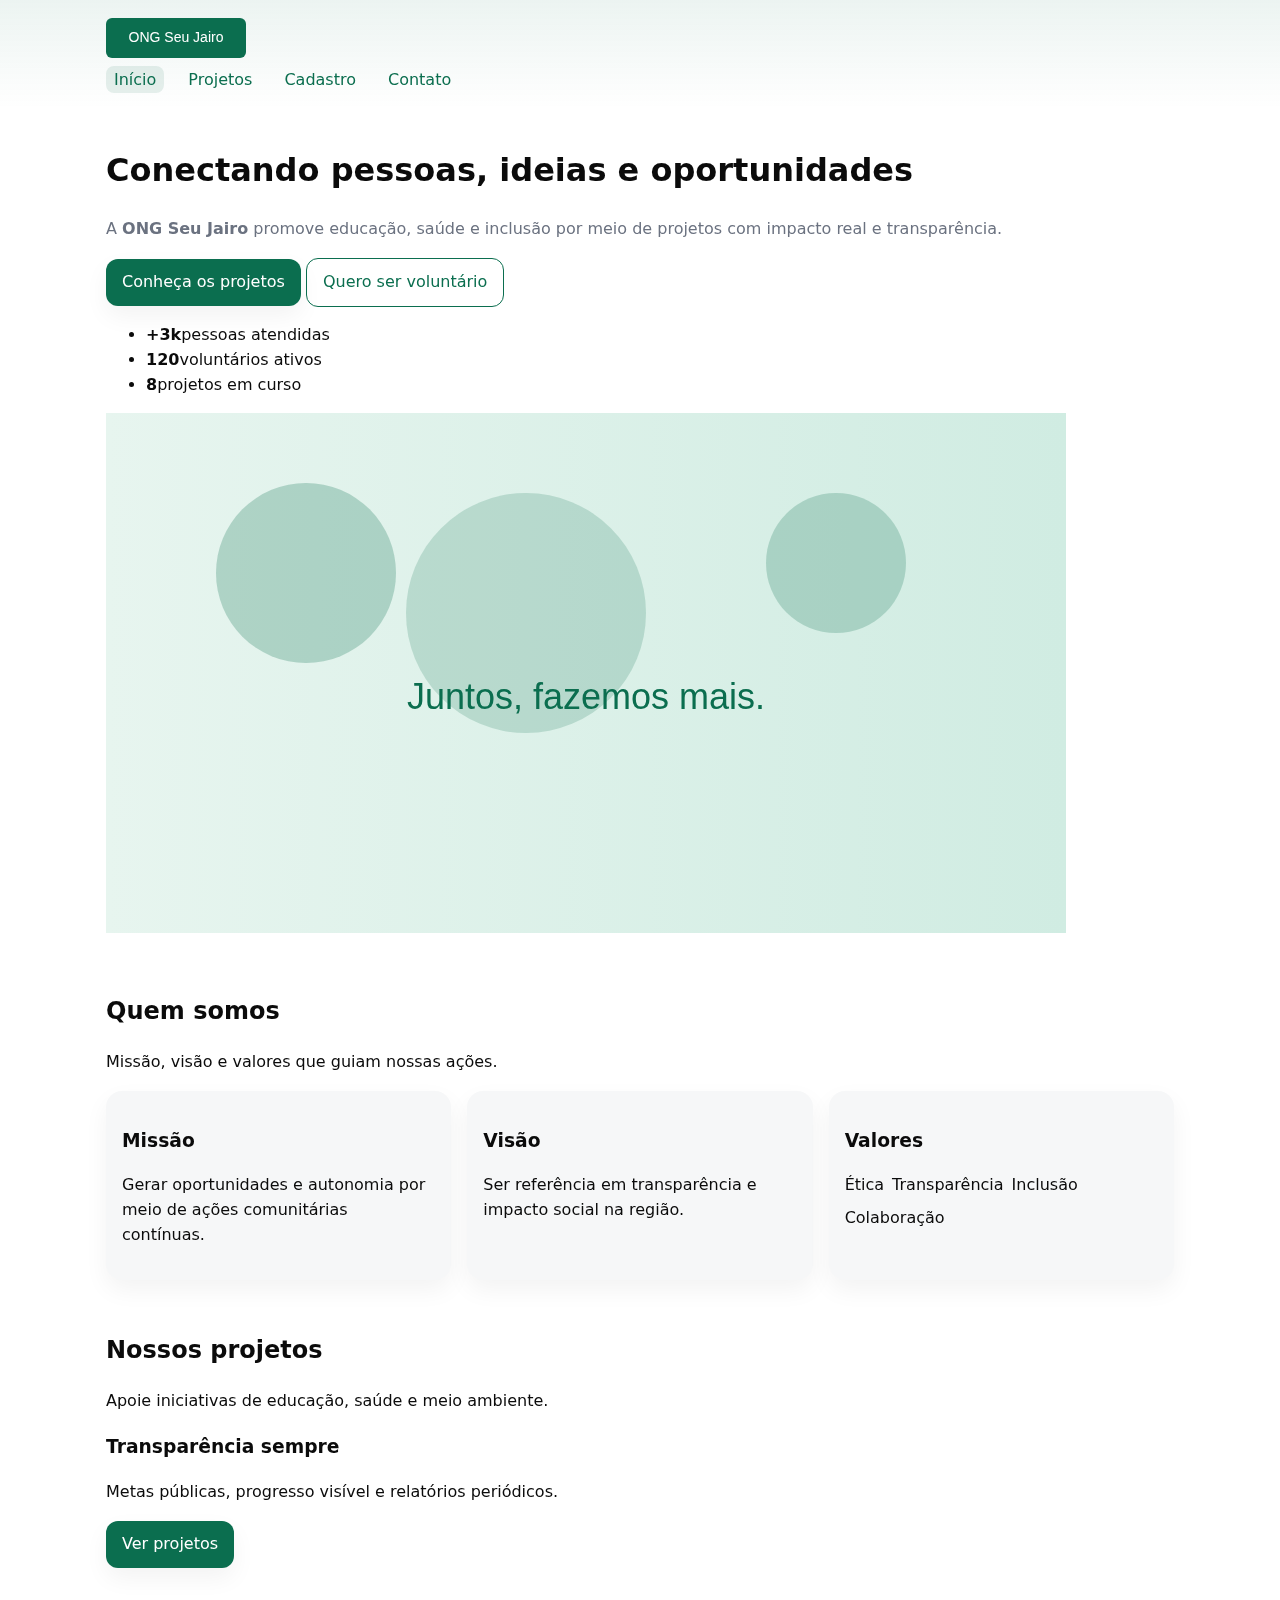
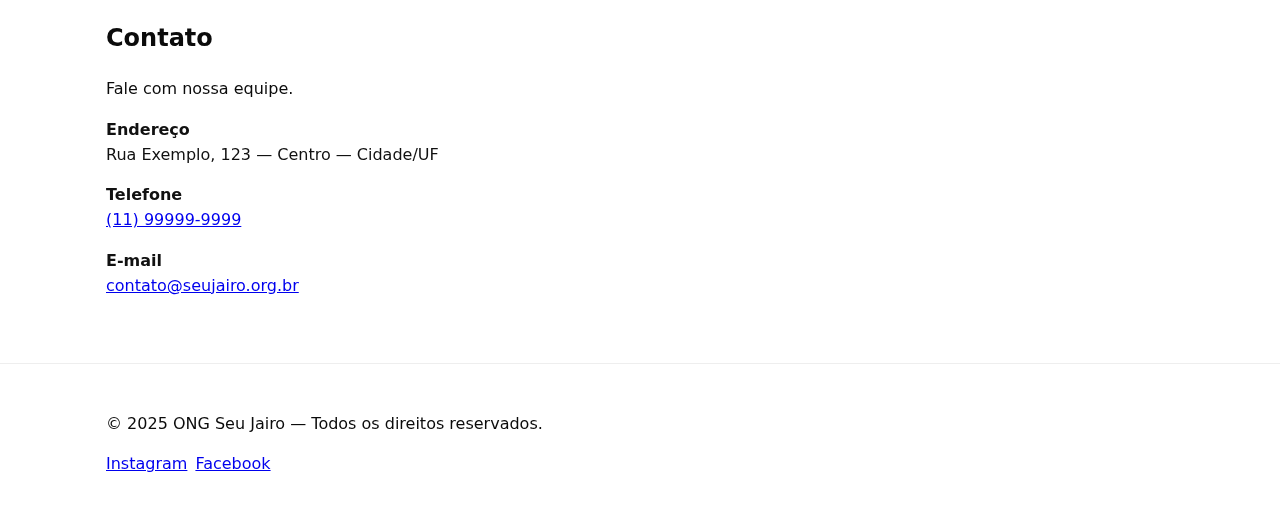
<file: index.html>
<!doctype html>
<html lang="pt-BR">
<head>
  <meta charset="utf-8">
  <meta name="viewport" content="width=device-width, initial-scale=1">
  <title>ONG Seu Jairo — Transformando Vidas</title>
  <meta name="description" content="ONG Seu Jairo — projetos, voluntariado e doações com transparência.">
  <link rel="stylesheet" href="style.css?v=10">
</head>
<body>
  <a class="skip-link" href="#conteudo">Ir para o conteúdo</a>

  <header class="topo" role="banner">
    <div class="container">
      <img class="logo" src="logo.svg" alt="Logotipo da ONG Seu Jairo" width="140" height="40">
      <nav aria-label="Navegação principal">
        <ul class="menu">
          <li><a href="index.html" aria-current="page">Início</a></li>
          <li><a href="projetos.html">Projetos</a></li>
          <li><a href="cadastro.html">Cadastro</a></li>
          <li><a href="#contato">Contato</a></li>
        </ul>
      </nav>
    </div>
  </header>

  <main id="conteudo">
    <!-- HERO -->
    <section class="hero-xl">
      <div class="container hero-xl__grid">
        <div class="hero-xl__copy">
          <h1>Conectando pessoas, ideias e oportunidades</h1>
          <p class="lead">A <strong>ONG Seu Jairo</strong> promove educação, saúde e inclusão por meio de projetos com impacto real e transparência.</p>
          <p class="cta">
            <a class="btn" href="projetos.html">Conheça os projetos</a>
            <a class="btn ghost" href="cadastro.html">Quero ser voluntário</a>
          </p>
          <ul class="kpis" aria-label="Resultados em números">
            <li><strong>+3k</strong><span>pessoas atendidas</span></li>
            <li><strong>120</strong><span>voluntários ativos</span></li>
            <li><strong>8</strong><span>projetos em curso</span></li>
          </ul>
        </div>
        <div class="hero-xl__art">
          <img src="hero.svg" alt="Ilustração de voluntários colaborando" loading="lazy">
        </div>
      </div>
    </section>

    <!-- SOBRE -->
    <section class="container section" aria-labelledby="ttl-sobre">
      <header class="section__head">
        <h2 id="ttl-sobre">Quem somos</h2>
        <p class="section__sub">Missão, visão e valores que guiam nossas ações.</p>
      </header>
      <div class="cards">
        <article class="card">
          <h3>Missão</h3>
          <p>Gerar oportunidades e autonomia por meio de ações comunitárias contínuas.</p>
        </article>
        <article class="card">
          <h3>Visão</h3>
          <p>Ser referência em transparência e impacto social na região.</p>
        </article>
        <article class="card">
          <h3>Valores</h3>
          <ul class="lista-inline">
            <li>Ética</li><li>Transparência</li><li>Inclusão</li><li>Colaboração</li>
          </ul>
        </article>
      </div>
    </section>

    <!-- CHAMADA PROJETOS -->
    <section class="container section" aria-labelledby="ttl-destaques">
      <header class="section__head">
        <h2 id="ttl-destaques">Nossos projetos</h2>
        <p class="section__sub">Apoie iniciativas de educação, saúde e meio ambiente.</p>
      </header>
      <div class="highlight">
        <div>
          <h3>Transparência sempre</h3>
          <p>Metas públicas, progresso visível e relatórios periódicos.</p>
          <a class="btn" href="projetos.html">Ver projetos</a>
        </div>
        <div class="highlight__bg" aria-hidden="true"></div>
      </div>
    </section>

    <!-- CONTATO -->
    <section id="contato" class="container section contato" aria-labelledby="ttl-contato">
      <header class="section__head">
        <h2 id="ttl-contato">Contato</h2>
        <p class="section__sub">Fale com nossa equipe.</p>
      </header>
      <address class="contact-grid">
        <p><strong>Endereço</strong><br>Rua Exemplo, 123 — Centro — Cidade/UF</p>
        <p><strong>Telefone</strong><br><a href="tel:+5511999999999">(11) 99999-9999</a></p>
        <p><strong>E-mail</strong><br><a href="mailto:contato@seujairo.org.br">contato@seujairo.org.br</a></p>
      </address>
    </section>
  </main>

  <footer class="rodape" role="contentinfo">
    <div class="container">
      <p>&copy; <time datetime="2025">2025</time> ONG Seu Jairo — Todos os direitos reservados.</p>
      <nav aria-label="Redes sociais">
        <ul class="lista-inline">
          <li><a href="#" aria-label="Instagram">Instagram</a></li>
          <li><a href="#" aria-label="Facebook">Facebook</a></li>
        </ul>
      </nav>
    </div>
  </footer>
</body>
</html>
</file>
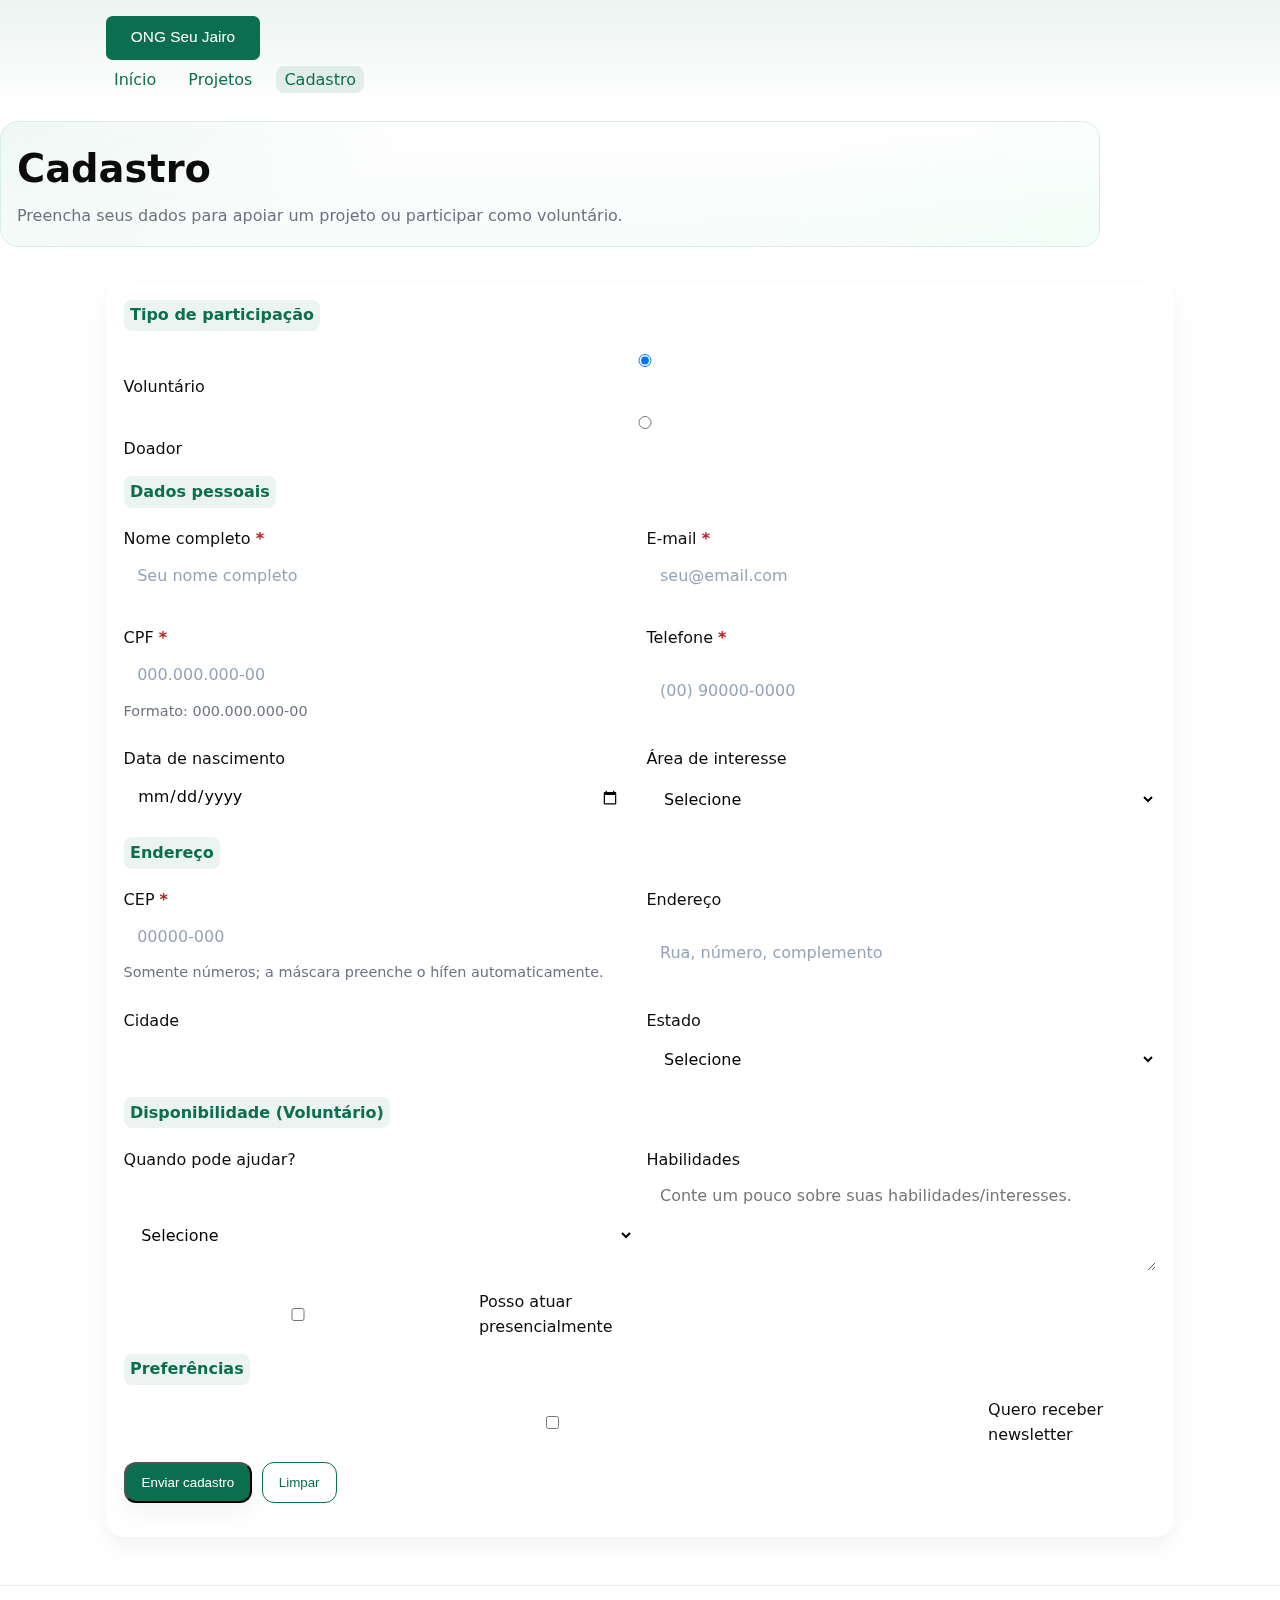
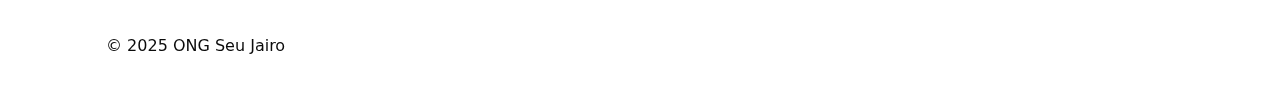
<file: cadastro2.html>
<!doctype html>
<html lang="pt-BR">
<head>
  <meta charset="utf-8">
  <meta name="viewport" content="width=device-width, initial-scale=1">
  <title>Cadastro — ONG Seu Jairo</title>
  <meta name="description" content="Cadastro de voluntários e doadores da ONG Seu Jairo.">
  <link rel="stylesheet" href="style.css?v=13">
</head>
<body>
  <a class="skip-link" href="#conteudo">Ir para o conteúdo</a>

  <header class="topo">
    <div class="container">
      <img class="logo" src="logo.svg" alt="Logo da ONG Seu Jairo">
      <nav aria-label="Navegação principal">
        <ul class="menu">
          <li><a href="index.html">Início</a></li>
          <li><a href="projetos.html">Projetos</a></li>
          <li><a href="cadastro2.html" aria-current="page">Cadastro</a></li>
        </ul>
      </nav>
    </div>
  </header>

  <section class="page-hero container" aria-label="Introdução">
    <h1>Cadastro</h1>
    <p>Preencha seus dados para apoiar um projeto ou participar como voluntário.</p>
  </section>

  <main id="conteudo" class="container">
    <section class="form-card" aria-labelledby="ttl-form">
      <h2 id="ttl-form" class="sr-only">Formulário de cadastro</h2>

      <form id="form-cadastro" method="post" action="#" novalidate>
        <fieldset class="fieldset">
          <legend>Tipo de participação</legend>
          <div class="option-group" role="radiogroup" aria-label="Tipo de participação">
            <label class="radio-chip">
              <input type="radio" name="tipo" value="voluntario" checked aria-controls="bloco-voluntario">
              <span class="option">Voluntário</span>
            </label>
            <label class="radio-chip">
              <input type="radio" name="tipo" value="doador" aria-controls="bloco-doador">
              <span class="option">Doador</span>
            </label>
          </div>
        </fieldset>

        <fieldset class="fieldset">
          <legend>Dados pessoais</legend>
          <div class="form-grid">
            <div class="field">
              <label for="nome">Nome completo <span class="req" aria-hidden="true">*</span></label>
              <input id="nome" name="nome" type="text" required minlength="3" autocomplete="name" placeholder="Seu nome completo">
            </div>
            <div class="field">
              <label for="email">E-mail <span class="req" aria-hidden="true">*</span></label>
              <input id="email" name="email" type="email" required autocomplete="email" placeholder="seu@email.com">
            </div>
            <div class="field">
              <label for="cpf">CPF <span class="req" aria-hidden="true">*</span></label>
              <input id="cpf" name="cpf" type="text" required inputmode="numeric" maxlength="14"
                     placeholder="000.000.000-00" pattern="^\d{3}\.\d{3}\.\d{3}-\d{2}$" aria-describedby="cpf-ajuda">
              <small id="cpf-ajuda" class="hint">Formato: 000.000.000-00</small>
            </div>
            <div class="field">
              <label for="telefone">Telefone <span class="req" aria-hidden="true">*</span></label>
              <input id="telefone" name="telefone" type="tel" required inputmode="tel" maxlength="15" placeholder="(00) 90000-0000">
            </div>
            <div class="field">
              <label for="nascimento">Data de nascimento</label>
              <input id="nascimento" name="nascimento" type="date">
            </div>
            <div class="field">
              <label for="area">Área de interesse</label>
              <select id="area" name="area">
                <option value="">Selecione</option>
                <option value="educacao">Educação</option>
                <option value="saude">Saúde</option>
                <option value="meio-ambiente">Meio Ambiente</option>
              </select>
            </div>
          </div>
        </fieldset>

        <fieldset class="fieldset">
          <legend>Endereço</legend>
          <div class="form-grid">
            <div class="field">
              <label for="cep">CEP <span class="req" aria-hidden="true">*</span></label>
              <input id="cep" name="cep" type="text" required inputmode="numeric" maxlength="9"
                     placeholder="00000-000" pattern="^\d{5}-\d{3}$">
              <small class="hint">Somente números; a máscara preenche o hífen automaticamente.</small>
            </div>
            <div class="field">
              <label for="endereco">Endereço</label>
              <input id="endereco" name="endereco" type="text" autocomplete="street-address" placeholder="Rua, número, complemento">
            </div>
            <div class="field">
              <label for="cidade">Cidade</label>
              <input id="cidade" name="cidade" type="text" autocomplete="address-level2">
            </div>
            <div class="field">
              <label for="estado">Estado</label>
              <select id="estado" name="estado">
                <option value="">Selecione</option>
                <option>AC</option><option>AL</option><option>AP</option><option>AM</option>
                <option>BA</option><option>CE</option><option>DF</option><option>ES</option>
                <option>GO</option><option>MA</option><option>MT</option><option>MS</option>
                <option>MG</option><option>PA</option><option>PB</option><option>PR</option>
                <option>PE</option><option>PI</option><option>RJ</option><option>RN</option>
                <option>RS</option><option>RO</option><option>RR</option><option>SC</option>
                <option>SP</option><option>SE</option><option>TO</option>
              </select>
            </div>
          </div>
        </fieldset>

        <fieldset id="bloco-voluntario" class="fieldset" aria-live="polite">
          <legend>Disponibilidade (Voluntário)</legend>
          <div class="form-grid">
            <div class="field">
              <label for="disponibilidade">Quando pode ajudar?</label>
              <select id="disponibilidade" name="disponibilidade">
                <option value="">Selecione</option>
                <option>Seg a Sex (manhã)</option>
                <option>Seg a Sex (tarde)</option>
                <option>Seg a Sex (noite)</option>
                <option>Fins de semana</option>
              </select>
            </div>
            <div class="field">
              <label for="habilidades">Habilidades</label>
              <textarea id="habilidades" name="habilidades" rows="3" placeholder="Conte um pouco sobre suas habilidades/interesses."></textarea>
            </div>
            <label class="check">
              <input type="checkbox" name="presencial"> Posso atuar presencialmente
            </label>
          </div>
        </fieldset>

        <fieldset id="bloco-doador" class="fieldset" hidden aria-live="polite">
          <legend>Informações de doação (Doador)</legend>
          <div class="form-grid">
            <div class="field">
              <label for="valor_doacao">Valor da doação</label>
              <input id="valor_doacao" name="valor_doacao" type="text" inputmode="numeric" placeholder="R$ 0,00" aria-describedby="ajuda-valor">
              <small id="ajuda-valor" class="hint">Digite o valor; formatamos automaticamente como Real (R$).</small>
            </div>
            <div class="field">
              <label for="periodicidade">Periodicidade</label>
              <select id="periodicidade" name="periodicidade">
                <option>Única</option>
                <option>Mensal</option>
                <option>Trimestral</option>
              </select>
            </div>
            <label class="check">
              <input type="checkbox" name="recibo"> Quero recibo para IR
            </label>
          </div>
        </fieldset>

        <fieldset class="fieldset">
          <legend>Preferências</legend>
          <label class="check">
            <input type="checkbox" name="newsletter"> Quero receber newsletter
          </label>
        </fieldset>

        <p class="acoes">
          <button type="submit" class="btn">Enviar cadastro</button>
          <button type="reset" class="btn ghost">Limpar</button>
        </p>

        <p id="feedback" role="status" aria-live="polite"></p>
      </form>
    </section>
  </main>

  <footer class="rodape">
    <div class="container">
      <p>&copy; 2025 ONG Seu Jairo</p>
    </div>
  </footer>

  <script src="masks.js" defer></script>
  <script>
  document.addEventListener('DOMContentLoaded', () => {
    const radios = document.querySelectorAll('input[name="tipo"]');
    const blocoVol = document.getElementById('bloco-voluntario');
    const blocoDoa = document.getElementById('bloco-doador');
    function toggle(tipo){ blocoVol.hidden = (tipo !== 'voluntario'); blocoDoa.hidden = (tipo !== 'doador'); }
    radios.forEach(r => r.addEventListener('change', e => toggle(e.target.value)));
    const checked = document.querySelector('input[name="tipo"]:checked'); if (checked) toggle(checked.value);

    const fld = document.getElementById('valor_doacao');
    if (fld){
      fld.addEventListener('input', (e) => {
        let v = e.target.value.replace(/\D/g, '');
        if(!v) { e.target.value = ''; return; }
        v = (Number(v) / 100).toLocaleString('pt-BR', { style:'currency', currency:'BRL' });
        e.target.value = v;
      });
    }
  });
  </script>
</body>
</html>
</file>
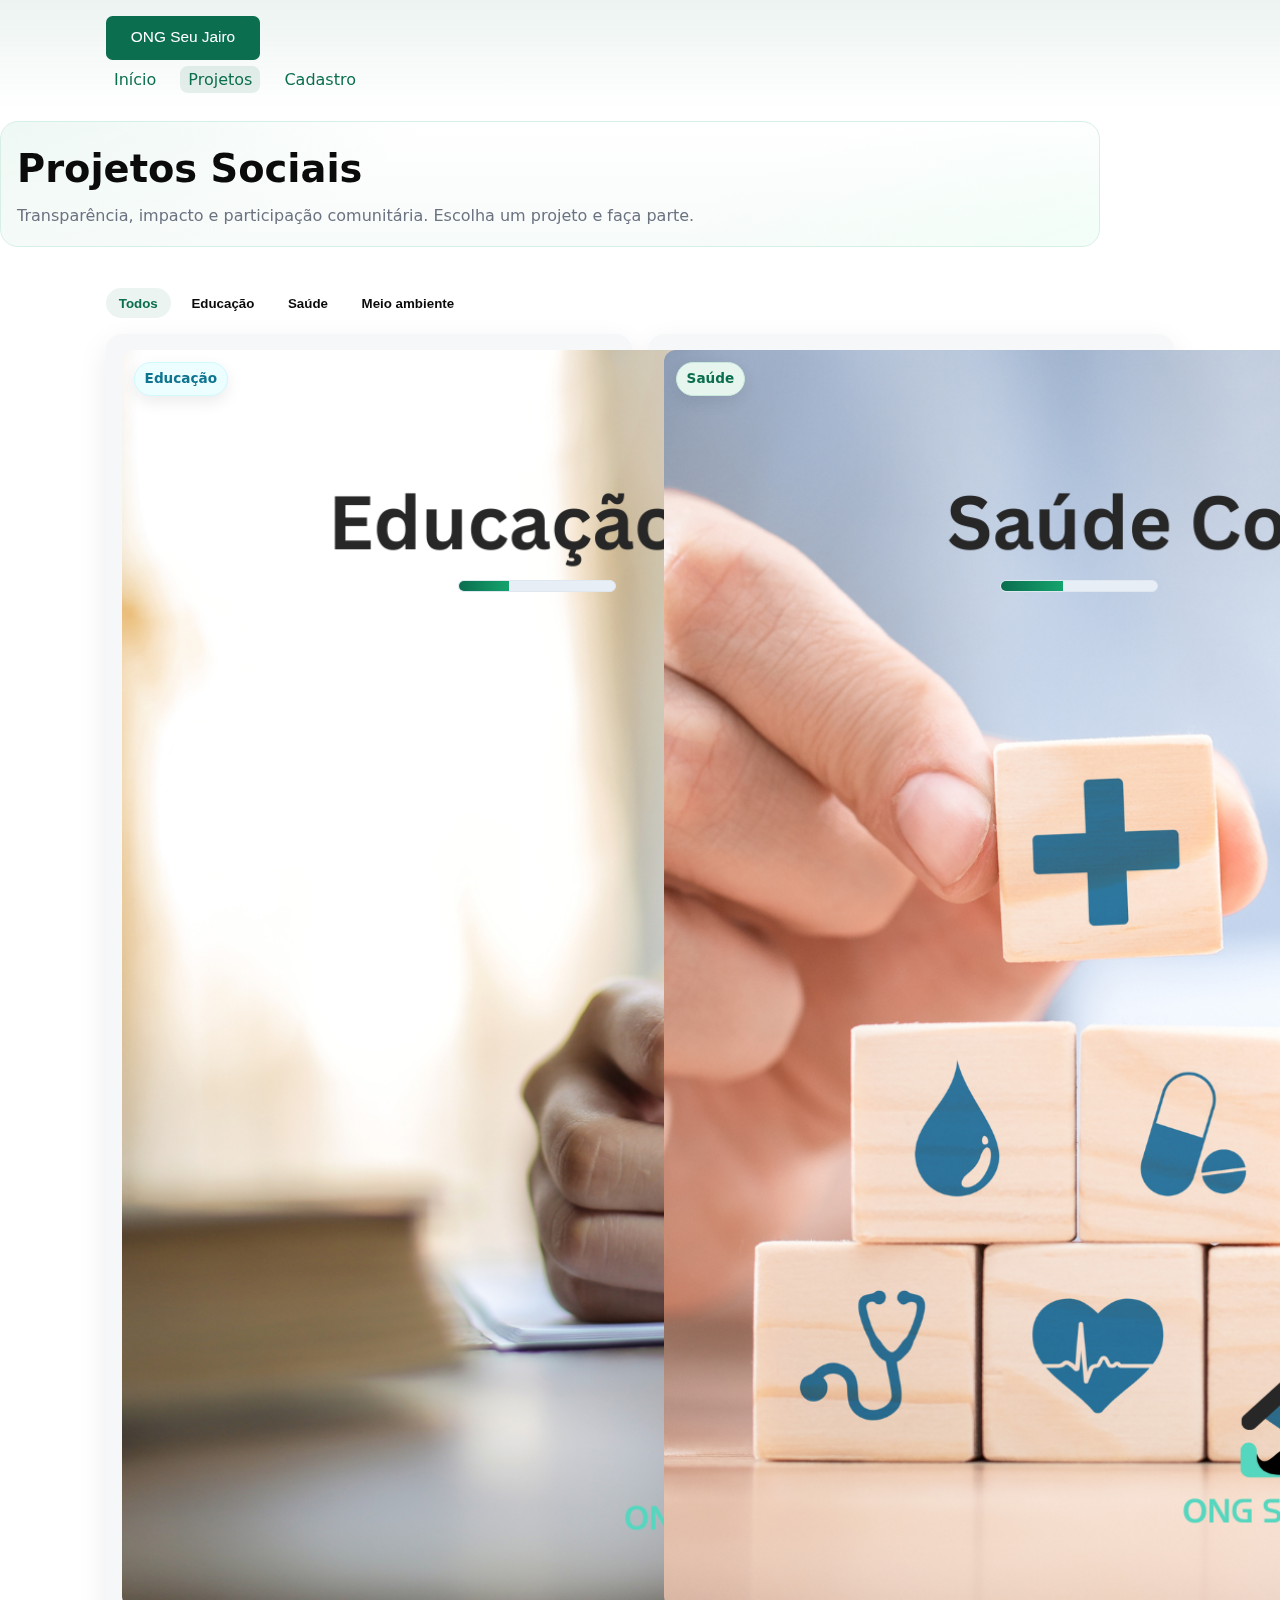
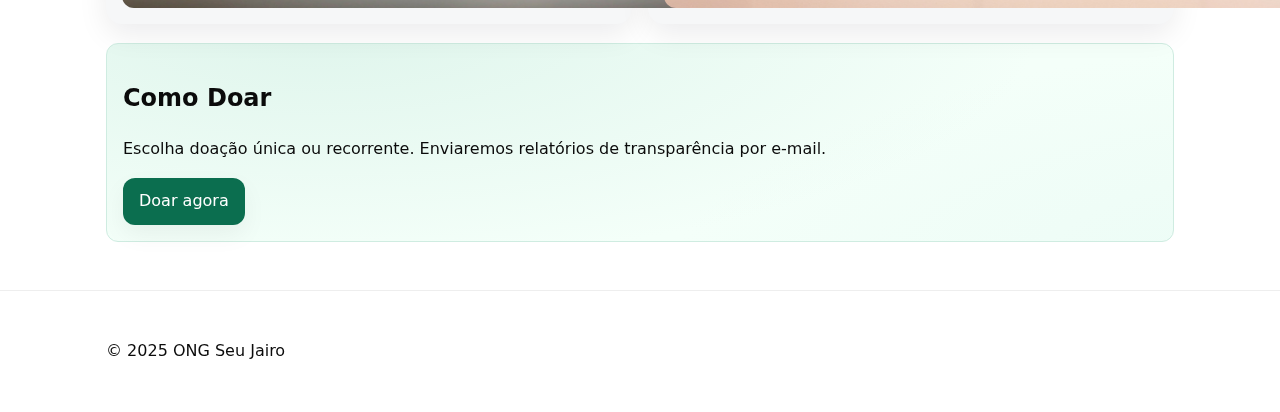
<file: projetos.html>
<!doctype html>
<html lang="pt-BR">
<head>
  <meta charset="utf-8">
  <meta name="viewport" content="width=device-width, initial-scale=1">
  <title>Projetos — ONG Seu Jairo</title>
  <meta name="description" content="Projetos sociais, doações e voluntariado da ONG Seu Jairo.">
  <!-- CSS NA RAIZ + cache-buster -->
  <link rel="stylesheet" href="style.css?v=6">
</head>
<body>
  <a class="skip-link" href="#conteudo">Ir para o conteúdo</a>

  <header class="topo">
    <div class="container">
      <img class="logo" src="logo.svg" alt="Logo da ONG Seu Jairo">
      <nav aria-label="Navegação principal">
        <ul class="menu">
          <li><a href="index.html">Início</a></li>
          <li><a href="projetos.html" aria-current="page">Projetos</a></li>
          <li><a href="cadastro.html">Cadastro</a></li>
        </ul>
      </nav>
    </div>
  </header>

  <!-- BANNER -->
  <section class="page-hero container" aria-label="Introdução">
    <h1>Projetos Sociais</h1>
    <p>Transparência, impacto e participação comunitária. Escolha um projeto e faça parte.</p>
  </section>

  <main id="conteudo" class="container">
    <div class="filters" role="tablist" aria-label="Filtros de projetos">
      <button class="chip is-active" role="tab" aria-selected="true">Todos</button>
      <button class="chip" role="tab">Educação</button>
      <button class="chip" role="tab">Saúde</button>
      <button class="chip" role="tab">Meio ambiente</button>
    </div>

    <section class="projects-grid" aria-labelledby="ttl-lista">
      <h2 id="ttl-lista" class="sr-only">Lista de projetos</h2>

      <!-- Projeto 1 -->
      <article class="project-card">
        <div class="project-media">
          <img src="1.png" alt="Projeto Educação para Todos" loading="lazy">
          <span class="badge">Educação</span>
        </div>
        <div class="project-body">
          <h3 class="project-title">Educação para Todos</h3>
          <p class="project-desc">
            Alfabetização e reforço escolar em comunidades vulneráveis, com turmas presenciais e encontros online.
          </p>
          <div class="project-meta">
            <div class="progress-wrap" aria-label="Arrecadação 32% da meta de R$ 25.000">
              <div class="progress-bar" style="--val:32%"><span>32%</span></div>
            </div>
            <p class="goal"><strong>Meta:</strong> R$ 25.000</p>
          </div>
          <div class="project-actions">
            <a class="btn" href="cadastro.html">Quero ajudar</a>
            <a class="btn ghost" href="cadastro.html">Quero ser voluntário</a>
          </div>
        </div>
      </article>

      <!-- Projeto 2 -->
      <article class="project-card">
        <div class="project-media">
          <img src="2.png" alt="Projeto Saúde Comunitária" loading="lazy">
          <span class="badge green">Saúde</span>
        </div>
        <div class="project-body">
          <h3 class="project-title">Saúde Comunitária</h3>
          <p class="project-desc">
            Atendimentos básicos, orientação nutricional e campanhas de prevenção em bairros periféricos.
          </p>
          <div class="project-meta">
            <div class="progress-wrap" aria-label="Arrecadação 40% da meta de R$ 15.000">
              <div class="progress-bar" style="--val:40%"><span>40%</span></div>
            </div>
            <p class="goal"><strong>Meta:</strong> R$ 15.000</p>
          </div>
          <div class="project-actions">
            <a class="btn" href="cadastro.html">Doar agora</a>
            <a class="btn ghost" href="cadastro.html">Ser voluntário</a>
          </div>
        </div>
      </article>
    </section>

    <aside class="aside-doacao fancy" aria-labelledby="ttl-doar">
      <h2 id="ttl-doar">Como Doar</h2>
      <p>Escolha doação única ou recorrente. Enviaremos relatórios de transparência por e-mail.</p>
      <a class="btn" href="cadastro.html">Doar agora</a>
    </aside>
  </main>

  <footer class="rodape">
    <div class="container">
      <p>&copy; 2025 ONG Seu Jairo</p>
    </div>
  </footer>
</body>
</html>
</file>
<file: style.css>
/* Estilo moderno, mobile-first, acessível */
:root{
  --bg:#ffffff; --text:#0b0b0b; --brand:#0b6e4f; --muted:#6b7280; --surface:#f6f7f8;
  --radius:16px; --shadow:0 10px 25px rgba(0,0,0,.05);
}
*{box-sizing:border-box}
html,body{height:100%}
body{margin:0;font-family:system-ui,-apple-system,Segoe UI,Roboto,Arial;line-height:1.55;background:var(--bg);color:var(--text)}
.container{max-width:1100px;margin:0 auto;padding:1rem}
.skip-link{position:absolute;left:-999px;top:auto;background:#000;color:#fff;padding:.5rem 1rem;border-radius:8px}
.skip-link:focus{left:1rem;top:1rem}
.topo{position:sticky;top:0;background:linear-gradient(180deg, rgba(11,110,79,.08), transparent);backdrop-filter:saturate(180%) blur(6px);z-index:10}
.logo{height:44px}
.menu{list-style:none;margin:0;padding:0;display:flex;gap:1rem;align-items:center}
.menu a{text-decoration:none;color:var(--brand);padding:.25rem .5rem;border-radius:8px}
.menu a[aria-current="page"]{background:rgba(11,110,79,.1)}
.hero{padding:2rem 0}
.hero__grid{display:grid;gap:1.25rem;align-items:center}
.hero h1{font-size:1.8rem;margin:.25rem 0}
.lead{color:var(--muted)}
.btn{display:inline-block;padding:.7rem 1rem;border-radius:12px;background:var(--brand);color:#fff;text-decoration:none;box-shadow:var(--shadow)}
.btn.ghost{background:transparent;border:1px solid var(--brand);color:var(--brand);box-shadow:none}
.hero__img img{width:100%;height:auto}
.cards,.grid-3{display:grid;gap:1rem}
.card{background:var(--surface);border-radius:var(--radius);padding:1rem;box-shadow:var(--shadow)}
.lista-inline{list-style:none;margin:0;padding:0;display:flex;flex-wrap:wrap;gap:.5rem}
.contato address{font-style:normal;color:#111}
.rodape{padding:1rem 0;margin-top:2rem;border-top:1px solid #eee}
/* Projetos */
.lista-projetos{list-style:none;margin:0;padding:0;display:grid;gap:1rem}
.item-projeto{display:grid;grid-template-columns:120px 1fr;gap:1rem;align-items:center;background:var(--surface);padding:1rem;border-radius:12px}
.item-projeto img{width:120px;height:88px;object-fit:cover;border-radius:8px}
.aside-doacao{margin-top:1rem;background:#eef7f4;padding:1rem;border-radius:12px}
/* Formulário */
label{display:block;margin-top:.8rem}
input,select,textarea{width:100%;padding:.6rem;border:1px solid #e5e7eb;border-radius:10px}
small{color:var(--muted)}
.acoes{margin-top:1rem}
#feedback.success{color:green} #feedback.error{color:#b91c1c}
/* Responsivo */
@media(min-width:700px){
  .hero__grid{grid-template-columns:1.1fr .9fr}
  .cards{grid-template-columns:repeat(3,1fr)}
  .grid-3{grid-template-columns:repeat(3,1fr)}
  .lista-projetos{grid-template-columns:1fr 1fr}
}
/* ====== Página de Projetos (estética) ====== */
.sr-only{position:absolute!important;left:-9999px!important}
.page-head{display:grid; gap:.6rem; margin:1rem 0 1.2rem}
.page-title{font-size:clamp(1.6rem, 2.4vw, 2.2rem); margin:0}
.page-sub{color:var(--muted); margin:0}
.filters{display:flex; gap:.5rem; flex-wrap:wrap; margin-top:.4rem}
.chip{
  border:1.5px solid var(--line); background:#fff; color:var(--text);
  padding:.45rem .8rem; border-radius:999px; cursor:pointer; font-weight:600;
}
.chip.is-active{border-color:var(--brand); color:var(--brand); background:rgba(11,110,79,.08)}

.projects-grid{display:grid; gap:1rem}
.project-card{
  display:grid; grid-template-columns: 1fr; gap:1rem;
  background:var(--surface); border:1px solid var(--line);
  border-radius:var(--radius); padding:1rem; box-shadow:var(--shadow);
}
.project-media{position:relative}
.project-media .badge{
  position:absolute; left:12px; top:12px; padding:.35rem .6rem; border-radius:999px;
  background:#ecfeff; color:#0e7490; border:1px solid #cffafe; font-size:.85rem; font-weight:700;
}
.project-media .badge.green{background:#e7f5ef; color:#0b6e4f; border-color:#c7e9db}
.project-title{margin:.2rem 0 .2rem; font-size:1.25rem}
.project-desc{color:var(--muted); margin:.2rem 0 .8rem}

.project-meta{display:grid; gap:.4rem}
.progress-wrap{
  --bg:#e8eef5; --fg:#0b6e4f;
  background:var(--bg); height:12px; border-radius:999px; position:relative; overflow:hidden;
  border:1px solid #dfe7f0;
}
.progress-bar{
  --val:0%;
  width:var(--val); height:100%; background:linear-gradient(90deg, var(--fg), #14a36d);
  display:flex; align-items:center; justify-content:flex-end;
  transition:width .6s ease;
}
.progress-bar span{
  font-size:.8rem; font-weight:700; color:#0b6e4f; transform:translate(6px,-160%);
}

.goal{color:#334155; margin:0}
.project-actions{display:flex; gap:.6rem; flex-wrap:wrap; margin-top:.6rem}

.aside-doacao.fancy{
  margin-top:1.2rem;
  background: radial-gradient(1200px 400px at 20% -10%, #dff5ec, transparent 60%),
              radial-gradient(1200px 400px at 120% 120%, #eafbf5, transparent 60%),
              #f4fff9;
  border:1px solid #cfece1;
}

/* Responsivo */
@media (min-width: 800px){
  .projects-grid{grid-template-columns: 1fr 1fr}
  .project-card{grid-template-columns: 320px 1fr}
  .project-media img{height:100%; object-fit:cover; border-radius:12px}
}
/* ===== Toques finais (cards, botões, banner) ===== */
.project-card{transition:transform .18s ease, box-shadow .25s ease, background .25s ease}
.project-card:hover{transform:translateY(-4px);box-shadow:0 18px 45px rgba(2,6,23,.12);background:#f3f7f6}

.btn{transition:transform .12s ease, box-shadow .2s ease, background .2s ease, color .2s ease, border-color .2s ease}
.btn:hover{transform:translateY(-1px);box-shadow:0 12px 24px rgba(2,6,23,.12)}
.btn.ghost:hover{background:rgba(11,110,79,.1)}
.badge{box-shadow:0 6px 16px rgba(2,6,23,.08)}

.page-hero{
  margin:.75rem 0 1.2rem; padding:1.1rem 1rem; border-radius:18px;
  border:1px solid #d8efe6;
  background: radial-gradient(900px 320px at -10% -30%, #e7f5ef, transparent 60%),
             radial-gradient(900px 320px at 110% 130%, #f0fff7, transparent 60%),
             linear-gradient(180deg,#fff,#f7fbf9);
}
.page-hero h1{margin:0 0 .3rem; font-size:clamp(1.8rem,3vw,2.4rem)}
.page-hero p{margin:0; color:var(--muted)}

/* Projetos (estrutura) */
.sr-only{position:absolute!important;left:-9999px!important}
.filters{display:flex;gap:.5rem;flex-wrap:wrap;margin:.4rem 0 1rem}
.chip{border:1.5px solid var(--line);background:#fff;color:var(--text);padding:.45rem .8rem;border-radius:999px;cursor:pointer;font-weight:600}
.chip.is-active{border-color:var(--brand);color:var(--brand);background:rgba(11,110,79,.08)}

.projects-grid{display:grid;gap:1rem}
.project-card{display:grid;grid-template-columns:1fr;gap:1rem;background:var(--surface);border:1px solid var(--line);border-radius:16px;padding:1rem;box-shadow:0 10px 30px rgba(2,6,23,.08)}
.project-media{position:relative}
.project-media .badge{position:absolute;left:12px;top:12px;padding:.35rem .6rem;border-radius:999px;background:#ecfeff;color:#0e7490;border:1px solid #cffafe;font-size:.85rem;font-weight:700}
.project-media .badge.green{background:#e7f5ef;color:#0b6e4f;border-color:#c7e9db}
.project-title{margin:.2rem 0 .2rem;font-size:1.25rem}
.project-desc{color:var(--muted);margin:.2rem 0 .8rem}
.project-meta{display:grid;gap:.4rem}
.progress-wrap{--bg:#e8eef5;--fg:#0b6e4f;background:var(--bg);height:12px;border-radius:999px;position:relative;overflow:hidden;border:1px solid #dfe7f0}
.progress-bar{--val:0%;width:var(--val);height:100%;background:linear-gradient(90deg,var(--fg),#14a36d);display:flex;align-items:center;justify-content:flex-end;transition:width .6s ease}
.progress-bar span{font-size:.8rem;font-weight:700;color:#0b6e4f;transform:translate(6px,-160%)}
.goal{color:#334155;margin:0}
.project-actions{display:flex;gap:.6rem;flex-wrap:wrap;margin-top:.6rem}

@media(min-width:800px){
  .projects-grid{grid-template-columns:1fr 1fr}
  .project-card{grid-template-columns:320px 1fr}
  .project-media img{height:100%;object-fit:cover;border-radius:12px}
}
/* ===== CADASTRO — cartão e formulário ===== */
.form-card{
  background:#fff; border:1px solid var(--line);
  border-radius:20px; padding:1.1rem; box-shadow:var(--shadow);
}
.fieldset{border:none; padding:0; margin:0 0 .9rem}
.fieldset > legend{
  font-weight:700; margin-bottom:.4rem; padding:.2rem .4rem;
  background:rgba(11,110,79,.08); color:var(--brand); border-radius:8px; display:inline-block;
}
.form-grid{display:grid; gap:.8rem}
.field{display:grid}
.label-row{display:flex; align-items:center; justify-content:space-between}
.req{color:#b91c1c; font-weight:700}
.hint{color:var(--muted); font-size:.9rem}

.check{display:flex; align-items:center; gap:.5rem; margin-top:.4rem}

input,select,textarea{
  width:100%; padding:.75rem .85rem; border:1.5px solid var(--line);
  border-radius:12px; background:#fff; font:inherit; outline:none;
}
input::placeholder{color:#94a3b8}
input:focus,select:focus,textarea:focus{
  border-color:var(--brand); box-shadow:0 0 0 3px rgba(11,110,79,.15)
}

.acoes{margin-top:.8rem; display:flex; gap:.6rem; flex-wrap:wrap}
#feedback{margin-top:.6rem}
#feedback.success{color:#16a34a; font-weight:700}
#feedback.error{color:#b91c1c; font-weight:700}

/* Duas colunas em telas largas */
@media(min-width:800px){
  .form-grid{grid-template-columns:1fr 1fr}
}
.banner img {
  width: 100%;
  height: auto;
  border-radius: 16px;
  margin: 2rem 0;
  box-shadow: 0 6px 25px rgba(0,0,0,0.15);
}
/* ===== Banner Lado a Lado ===== */
.banner {
  display: grid;
  grid-template-columns: 1fr 1fr;
  align-items: center;
  gap: 2rem;
  max-width: 1200px;
  margin: 3rem auto;
  padding: 2rem;
  background: #f6f9f8;
  border-radius: 20px;
  box-shadow: 0 10px 25px rgba(0, 0, 0, 0.1);
}

.banner img {
  width: 100%;
  height: auto;
  border-radius: 16px;
  object-fit: cover;
}

.banner-text {
  font-size: 1.2rem;
  color: #333;
  line-height: 1.6;
}

/* ===== Ajuste das imagens dos projetos ===== */
.item-projeto img {
  width: 100%;
  max-width: 320px; /* 🔹 Tamanho máximo da imagem */
  height: 200px; /* 🔹 Altura fixa proporcional */
  object-fit: cover; /* 🔹 Recorta suavemente se passar do limite */
  border-radius: 12px;
  margin-bottom: 1rem;
  display: block;
  margin-left: auto;
  margin-right: auto;
}

/* ===== Centralizar e dar espaçamento ===== */
.item-projeto {
  text-align: center;
  padding: 1rem;
}
</file>
